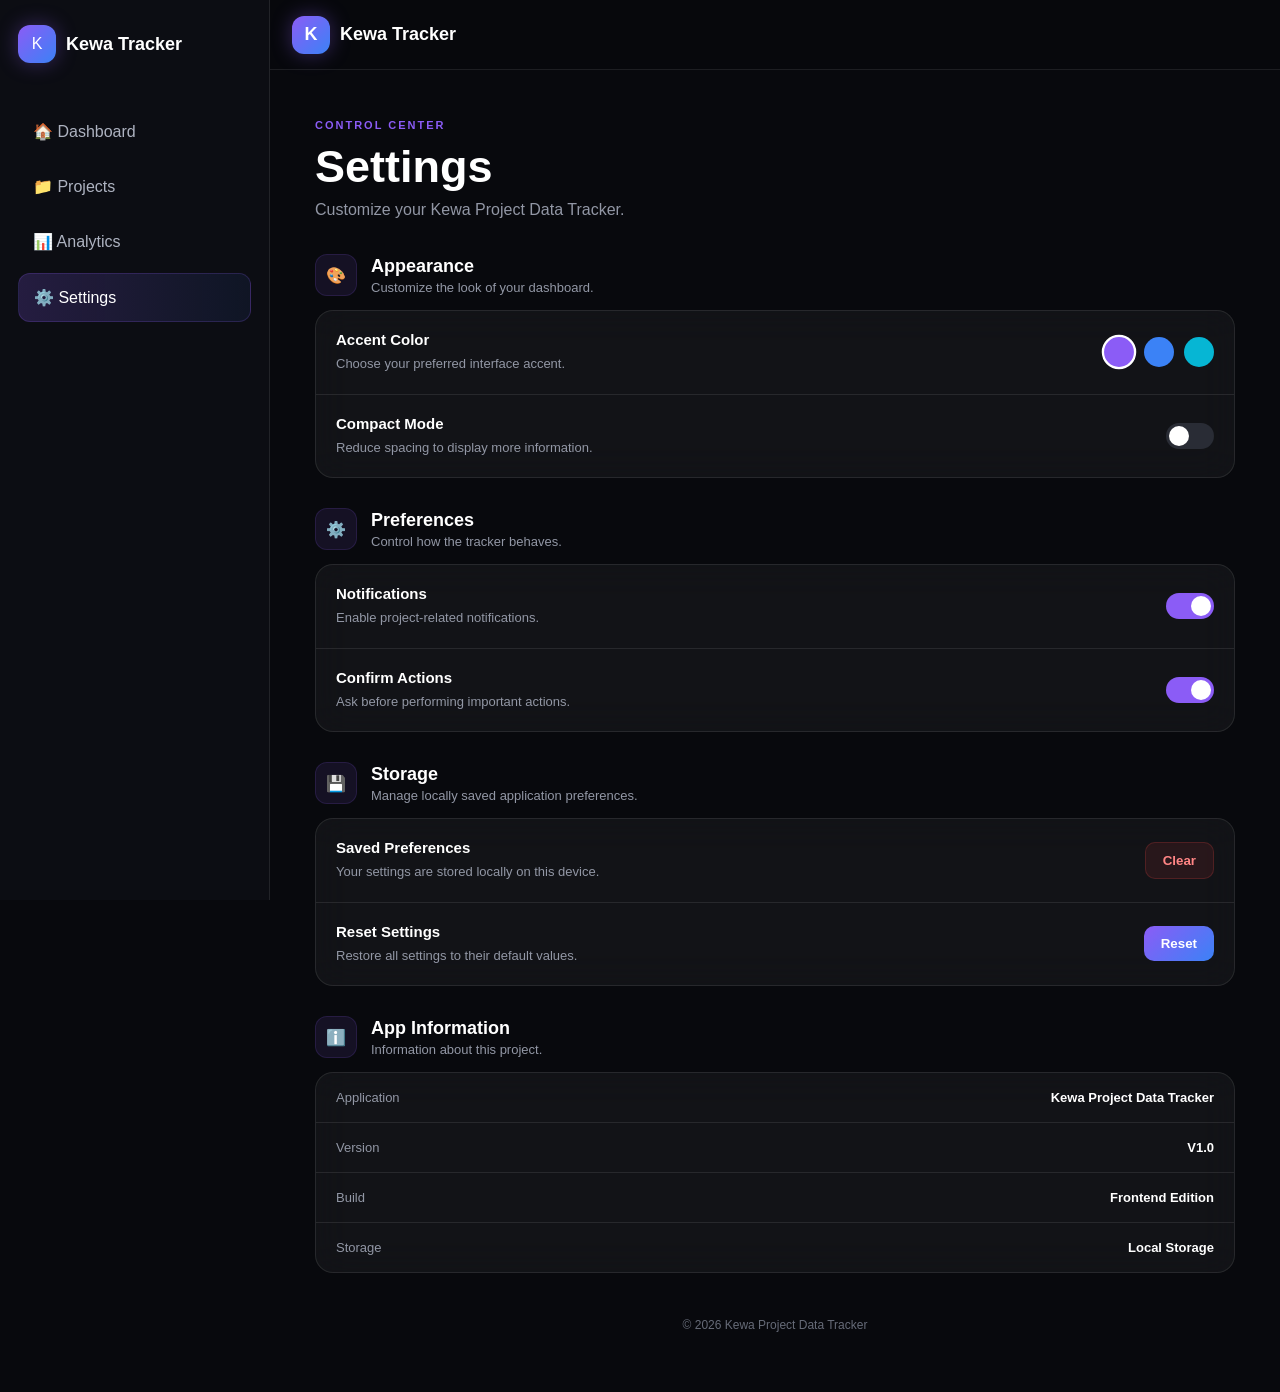
<file: settings.html>
<!DOCTYPE html>
<html lang="en">
<head>
    <meta charset="UTF-8">
    <meta name="viewport" content="width=device-width, initial-scale=1.0">

    <title>Settings | Kewa Tracker</title>

    <link rel="stylesheet" href="css/settings.css">
</head>

<body>

    <!-- Header -->
    <header class="topbar">

        <div class="brand">
            <div class="brand-logo">K</div>
            <span>Kewa Tracker</span>
        </div>

        <button class="menu-btn" id="menuBtn">
            ☰
        </button>

    </header>


    <!-- Overlay -->
    <div class="overlay" id="overlay"></div>


    <!-- Sidebar -->
    <aside class="sidebar" id="sidebar">

        <button class="close-btn" id="closeBtn">
            ×
        </button>

        <div class="sidebar-brand">
            <div class="brand-logo">K</div>
            <h2>Kewa Tracker</h2>
        </div>

        <nav>

            <a href="index.html">
                🏠 Dashboard
            </a>

            <a href="projects.html">
                📁 Projects
            </a>

            <a href="analytics.html">
                📊 Analytics
            </a>

            <a href="settings.html" class="active">
                ⚙️ Settings
            </a>

        </nav>

    </aside>


    <!-- Main -->
    <main class="main">

        <div class="page-header">

            <div>
                <span class="eyebrow">CONTROL CENTER</span>

                <h1>Settings</h1>

                <p>
                    Customize your Kewa Project Data Tracker.
                </p>
            </div>

        </div>


        <!-- Appearance -->
        <section class="settings-section">

            <div class="section-title">
                <span class="section-icon">🎨</span>

                <div>
                    <h2>Appearance</h2>
                    <p>Customize the look of your dashboard.</p>
                </div>
            </div>


            <div class="settings-card">

                <div class="setting-row">

                    <div class="setting-info">

                        <h3>Accent Color</h3>

                        <p>
                            Choose your preferred interface accent.
                        </p>

                    </div>


                    <div class="accent-options">

                        <button
                            class="accent-btn purple active"
                            data-accent="purple">
                        </button>

                        <button
                            class="accent-btn blue"
                            data-accent="blue">
                        </button>

                        <button
                            class="accent-btn cyan"
                            data-accent="cyan">
                        </button>

                    </div>

                </div>


                <div class="divider"></div>


                <div class="setting-row">

                    <div class="setting-info">

                        <h3>Compact Mode</h3>

                        <p>
                            Reduce spacing to display more information.
                        </p>

                    </div>

                    <label class="switch">

                        <input
                            type="checkbox"
                            id="compactMode">

                        <span class="slider"></span>

                    </label>

                </div>

            </div>

        </section>


        <!-- Preferences -->
        <section class="settings-section">

            <div class="section-title">

                <span class="section-icon">⚙️</span>

                <div>
                    <h2>Preferences</h2>

                    <p>
                        Control how the tracker behaves.
                    </p>
                </div>

            </div>


            <div class="settings-card">

                <div class="setting-row">

                    <div class="setting-info">

                        <h3>Notifications</h3>

                        <p>
                            Enable project-related notifications.
                        </p>

                    </div>

                    <label class="switch">

                        <input
                            type="checkbox"
                            id="notifications">

                        <span class="slider"></span>

                    </label>

                </div>


                <div class="divider"></div>


                <div class="setting-row">

                    <div class="setting-info">

                        <h3>Confirm Actions</h3>

                        <p>
                            Ask before performing important actions.
                        </p>

                    </div>

                    <label class="switch">

                        <input
                            type="checkbox"
                            id="confirmActions">

                        <span class="slider"></span>

                    </label>

                </div>

            </div>

        </section>


        <!-- Storage -->
        <section class="settings-section">

            <div class="section-title">

                <span class="section-icon">💾</span>

                <div>

                    <h2>Storage</h2>

                    <p>
                        Manage locally saved application preferences.
                    </p>

                </div>

            </div>


            <div class="settings-card">

                <div class="setting-row">

                    <div class="setting-info">

                        <h3>Saved Preferences</h3>

                        <p>
                            Your settings are stored locally on this device.
                        </p>

                    </div>

                    <button
                        class="danger-btn"
                        id="clearSettings">
                        Clear
                    </button>

                </div>


                <div class="divider"></div>


                <div class="setting-row">

                    <div class="setting-info">

                        <h3>Reset Settings</h3>

                        <p>
                            Restore all settings to their default values.
                        </p>

                    </div>

                    <button
                        class="reset-btn"
                        id="resetSettings">
                        Reset
                    </button>

                </div>

            </div>

        </section>


        <!-- App Info -->
        <section class="settings-section">

            <div class="section-title">

                <span class="section-icon">ℹ️</span>

                <div>

                    <h2>App Information</h2>

                    <p>
                        Information about this project.
                    </p>

                </div>

            </div>


            <div class="info-card">

                <div class="info-item">
                    <span>Application</span>
                    <strong>Kewa Project Data Tracker</strong>
                </div>

                <div class="info-item">
                    <span>Version</span>
                    <strong>V1.0</strong>
                </div>

                <div class="info-item">
                    <span>Build</span>
                    <strong>Frontend Edition</strong>
                </div>

                <div class="info-item">
                    <span>Storage</span>
                    <strong>Local Storage</strong>
                </div>

            </div>

        </section>


        <footer class="footer">
            © 2026 Kewa Project Data Tracker
        </footer>

    </main>


    <script src="js/settings.js"></script>

</body>
</html>
</file>
<file: css/settings.css>
/* =========================
   RESET
========================= */

* {
    margin: 0;
    padding: 0;
    box-sizing: border-box;
}

:root {
    --accent: #8b5cf6;
    --accent-2: #3b82f6;
    --bg: #08090d;
    --card: rgba(255, 255, 255, 0.045);
    --border: rgba(255, 255, 255, 0.09);
    --text: #ffffff;
    --muted: #9297a5;
}

body {
    font-family: Arial, sans-serif;
    background: var(--bg);
    color: var(--text);
    min-height: 100vh;
}


/* =========================
   TOPBAR
========================= */

.topbar {
    height: 70px;
    display: flex;
    align-items: center;
    justify-content: space-between;
    padding: 0 22px;
    position: sticky;
    top: 0;
    z-index: 100;

    background: rgba(8, 9, 13, 0.82);
    backdrop-filter: blur(18px);
    border-bottom: 1px solid var(--border);
}

.brand {
    display: flex;
    align-items: center;
    gap: 10px;
    font-size: 18px;
    font-weight: 700;
}

.brand-logo {
    width: 38px;
    height: 38px;

    display: flex;
    align-items: center;
    justify-content: center;

    border-radius: 12px;

    background: linear-gradient(
        135deg,
        var(--accent),
        var(--accent-2)
    );

    box-shadow:
        0 0 20px rgba(139, 92, 246, 0.35);
}

.menu-btn {
    border: 0;
    background: transparent;
    color: white;
    font-size: 25px;
    cursor: pointer;
}


/* =========================
   SIDEBAR
========================= */

.sidebar {
    position: fixed;
    left: 0;
    top: 0;

    width: 270px;
    height: 100vh;

    padding: 25px 18px;

    background: rgba(13, 14, 20, 0.97);
    backdrop-filter: blur(25px);

    border-right: 1px solid var(--border);

    z-index: 300;

    transform: translateX(-100%);
    transition: 0.3s ease;
}

.sidebar.open {
    transform: translateX(0);
}

.sidebar-brand {
    display: flex;
    align-items: center;
    gap: 10px;

    margin-bottom: 45px;
}

.sidebar-brand h2 {
    font-size: 18px;
}

.close-btn {
    position: absolute;
    right: 18px;
    top: 18px;

    border: 0;
    background: transparent;

    color: white;
    font-size: 27px;

    cursor: pointer;
}

.sidebar nav {
    display: flex;
    flex-direction: column;
    gap: 8px;
}

.sidebar nav a {
    color: #aeb3c1;
    text-decoration: none;

    padding: 14px 15px;

    border-radius: 12px;

    transition: 0.25s;
}

.sidebar nav a:hover,
.sidebar nav a.active {
    color: white;

    background: linear-gradient(
        90deg,
        rgba(139, 92, 246, 0.2),
        rgba(59, 130, 246, 0.08)
    );

    border: 1px solid rgba(139, 92, 246, 0.2);
}


/* =========================
   OVERLAY
========================= */

.overlay {
    position: fixed;
    inset: 0;

    background: rgba(0, 0, 0, 0.6);

    z-index: 200;

    opacity: 0;
    visibility: hidden;

    transition: 0.3s;
}

.overlay.show {
    opacity: 1;
    visibility: visible;
}


/* =========================
   MAIN
========================= */

.main {
    width: 100%;
    max-width: 1100px;

    margin: auto;

    padding: 35px 20px 50px;
}

.page-header {
    margin-bottom: 35px;
}

.eyebrow {
    font-size: 11px;
    letter-spacing: 2px;

    color: var(--accent);
    font-weight: 700;
}

.page-header h1 {
    font-size: clamp(30px, 7vw, 45px);
    margin: 8px 0;
}

.page-header p {
    color: var(--muted);
}


/* =========================
   SECTION
========================= */

.settings-section {
    margin-bottom: 30px;
}

.section-title {
    display: flex;
    align-items: center;
    gap: 14px;

    margin-bottom: 14px;
}

.section-icon {
    width: 42px;
    height: 42px;

    display: flex;
    align-items: center;
    justify-content: center;

    border-radius: 12px;

    background: rgba(139, 92, 246, 0.1);

    border: 1px solid rgba(139, 92, 246, 0.15);
}

.section-title h2 {
    font-size: 18px;
    margin-bottom: 3px;
}

.section-title p {
    color: var(--muted);
    font-size: 13px;
}


/* =========================
   SETTINGS CARD
========================= */

.settings-card,
.info-card {
    background: var(--card);

    border: 1px solid var(--border);

    border-radius: 18px;

    backdrop-filter: blur(18px);

    overflow: hidden;
}

.setting-row {
    min-height: 82px;

    display: flex;
    align-items: center;
    justify-content: space-between;

    gap: 20px;

    padding: 20px;
}

.setting-info h3 {
    font-size: 15px;
    margin-bottom: 6px;
}

.setting-info p {
    color: var(--muted);
    font-size: 13px;
    line-height: 1.5;
}

.divider {
    height: 1px;
    background: var(--border);
}


/* =========================
   ACCENT COLORS
========================= */

.accent-options {
    display: flex;
    gap: 10px;
}

.accent-btn {
    width: 30px;
    height: 30px;

    border-radius: 50%;

    border: 2px solid transparent;

    cursor: pointer;

    transition: 0.2s;
}

.accent-btn.active {
    transform: scale(1.15);
    border-color: white;
}

.accent-btn.purple {
    background: #8b5cf6;
}

.accent-btn.blue {
    background: #3b82f6;
}

.accent-btn.cyan {
    background: #06b6d4;
}


/* =========================
   SWITCH
========================= */

.switch {
    position: relative;

    width: 48px;
    height: 26px;

    flex-shrink: 0;
}

.switch input {
    display: none;
}

.slider {
    position: absolute;
    inset: 0;

    background: #292c35;

    border-radius: 30px;

    cursor: pointer;

    transition: 0.25s;
}

.slider::before {
    content: "";

    position: absolute;

    width: 20px;
    height: 20px;

    left: 3px;
    top: 3px;

    border-radius: 50%;

    background: #ffffff;

    transition: 0.25s;
}

.switch input:checked + .slider {
    background: var(--accent);
}

.switch input:checked + .slider::before {
    transform: translateX(22px);
}


/* =========================
   BUTTONS
========================= */

.danger-btn,
.reset-btn {
    border: 0;

    padding: 10px 17px;

    border-radius: 10px;

    font-weight: 600;

    cursor: pointer;

    transition: 0.2s;
}

.danger-btn {
    color: #ff8585;
    background: rgba(239, 68, 68, 0.1);
    border: 1px solid rgba(239, 68, 68, 0.2);
}

.reset-btn {
    color: white;

    background: linear-gradient(
        135deg,
        var(--accent),
        var(--accent-2)
    );
}

.danger-btn:hover,
.reset-btn:hover {
    transform: translateY(-2px);
}


/* =========================
   INFO
========================= */

.info-item {
    display: flex;
    justify-content: space-between;
    align-items: center;

    gap: 20px;

    padding: 17px 20px;

    border-bottom: 1px solid var(--border);
}

.info-item:last-child {
    border-bottom: 0;
}

.info-item span {
    color: var(--muted);
    font-size: 13px;
}

.info-item strong {
    font-size: 13px;
    text-align: right;
}


/* =========================
   FOOTER
========================= */

.footer {
    text-align: center;

    color: #666b78;

    font-size: 12px;

    margin-top: 45px;
}


/* =========================
   COMPACT MODE
========================= */

body.compact .setting-row {
    min-height: 65px;
    padding: 14px 18px;
}

body.compact .settings-section {
    margin-bottom: 18px;
}


/* =========================
   DESKTOP
========================= */

@media (min-width: 900px) {

    .menu-btn {
        display: none;
    }

    .sidebar {
        transform: translateX(0);
    }

    .close-btn {
        display: none;
    }

    .overlay {
        display: none;
    }

    .main {
        margin-left: 270px;
        max-width: none;
        width: calc(100% - 270px);
        padding: 45px 45px 60px;
    }

    .topbar {
        margin-left: 270px;
    }

}


/* =========================
   MOBILE
========================= */

@media (max-width: 600px) {

    .main {
        padding: 28px 14px 45px;
    }

    .setting-row {
        align-items: flex-start;
    }

    .setting-info {
        max-width: 72%;
    }

    .info-item {
        flex-direction: column;
        align-items: flex-start;
        gap: 6px;
    }

    .info-item strong {
        text-align: left;
    }

}
</file>
